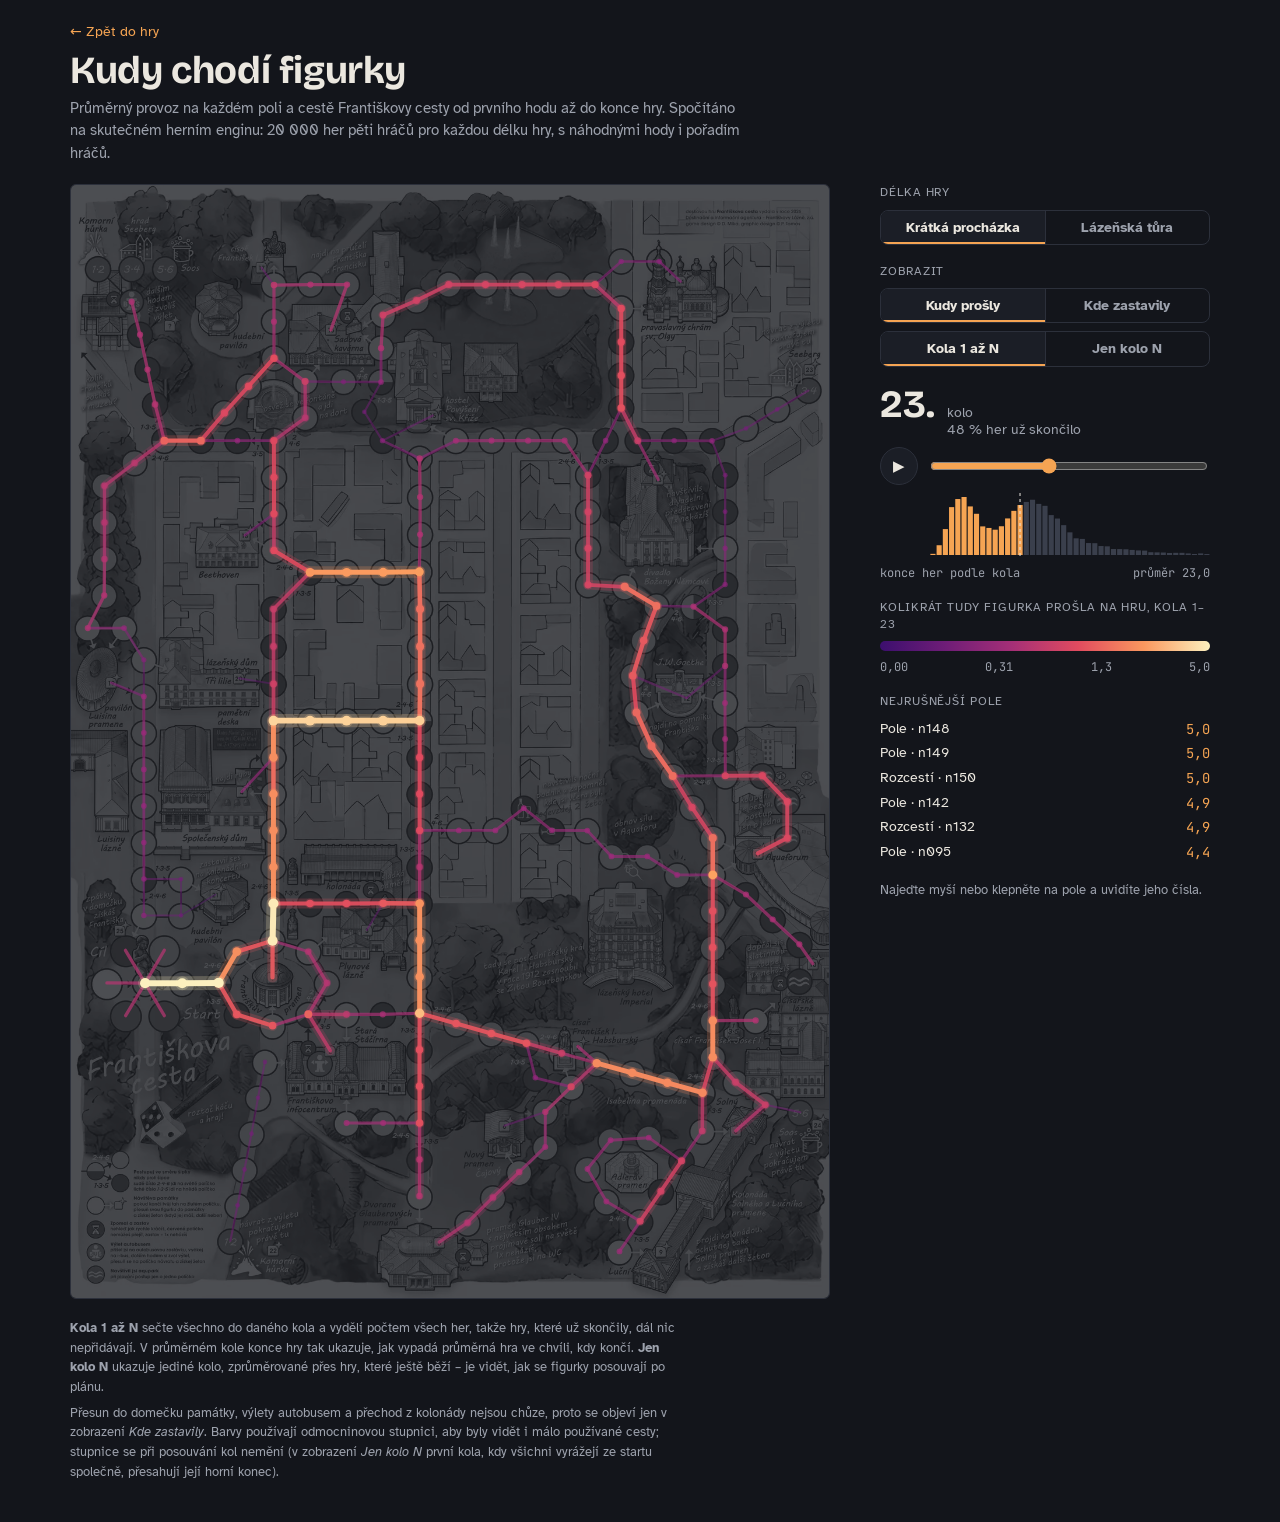
<file: heatmap/index.html>
<!doctype html>
<html lang="cs">
<head>
<meta charset="utf-8">
<meta name="viewport" content="width=device-width, initial-scale=1, viewport-fit=cover">
<meta name="color-scheme" content="dark">
<title>Kudy chodí figurky – Františkova cesta</title>
<link rel="preconnect" href="https://fonts.googleapis.com">
<link rel="preconnect" href="https://fonts.gstatic.com" crossorigin>
<link rel="stylesheet" href="https://fonts.googleapis.com/css2?family=Bricolage+Grotesque:opsz,wght@12..96,500;12..96,700&family=Atkinson+Hyperlegible:wght@400;700&family=JetBrains+Mono:wght@400;600&display=swap">
<style>
/* Plocha jako noční mapa vlevo, ovládání v lepivém sloupci vpravo; na telefonu pod sebou. */
:root {
  --bg: #13151b;
  --panel: #1b1e26;
  --line: #2c303b;
  --fg: #ebe7df;
  --muted: #9da2ad;
  --accent: #f5a453;
  --font-display: 'Bricolage Grotesque', 'Segoe UI', system-ui, sans-serif;
  --font-body: 'Atkinson Hyperlegible', 'Segoe UI', system-ui, sans-serif;
  --font-data: 'JetBrains Mono', ui-monospace, Consolas, monospace;
  color-scheme: dark;
}
* { box-sizing: border-box; }
[hidden] { display: none !important; }
html { padding-top: env(safe-area-inset-top, 0px); padding-bottom: env(safe-area-inset-bottom, 0px); background: var(--bg); }
body {
  margin: 0;
  background: var(--bg);
  color: var(--fg);
  font: 15px/1.5 var(--font-body);
  padding-left: max(16px, env(safe-area-inset-left, 0px));
  padding-right: max(16px, env(safe-area-inset-right, 0px));
  padding-block: 20px 40px;
}
a { color: var(--accent); }
.wrap { max-width: 1140px; margin: 0 auto; display: grid; gap: 20px; }
.back { font-size: 0.88rem; text-decoration: none; }
.back:hover { text-decoration: underline; }
header h1 {
  font: 700 clamp(1.6rem, 3.6vw, 2.4rem)/1.1 var(--font-display);
  margin: 6px 0 6px;
  text-wrap: balance;
  letter-spacing: -0.01em;
}
header p { margin: 0; color: var(--muted); max-width: 68ch; }
.layout { display: grid; grid-template-columns: minmax(0, 1fr) 330px; gap: 24px; align-items: start; }
@media (max-width: 860px) { .layout { grid-template-columns: minmax(0, 1fr); } .side { position: static !important; } }
.board { position: relative; width: 100%; max-width: 760px; aspect-ratio: 1190.55 / 1746.14; border-radius: 6px; overflow: hidden; background: var(--panel); border: 1px solid var(--line); }
.board canvas { position: absolute; inset: 0; width: 100%; height: 100%; touch-action: pan-y; }
.side { position: sticky; top: calc(env(safe-area-inset-top, 0px) + 16px); display: grid; gap: 18px; min-width: 0; }
.group { display: grid; gap: 8px; }
.label { font-size: 0.72rem; text-transform: uppercase; letter-spacing: 0.08em; color: var(--muted); }
.seg { display: flex; border: 1px solid var(--line); border-radius: 8px; overflow: hidden; }
.seg button {
  flex: 1; min-width: 0; padding: 8px 6px; border: 0; background: transparent; color: var(--muted);
  font: 600 0.9rem/1.2 var(--font-body); cursor: pointer;
}
.seg button + button { border-left: 1px solid var(--line); }
.seg button[aria-pressed="true"] { background: var(--panel); color: var(--fg); box-shadow: inset 0 -2px 0 var(--accent); }
.seg button:focus-visible, .play:focus-visible, input[type=range]:focus-visible { outline: 2px solid var(--accent); outline-offset: 2px; }
.round { display: flex; align-items: baseline; gap: 12px; }
.round strong { font: 700 2.4rem/1 var(--font-display); }
.round span { color: var(--muted); font-size: 0.85rem; line-height: 1.3; }
.scrub { display: flex; gap: 10px; align-items: center; }
.play {
  width: 38px; height: 38px; flex: none; border-radius: 50%; border: 1px solid var(--line);
  background: var(--panel); color: var(--fg); cursor: pointer; font-size: 0.95rem;
}
input[type=range] { flex: 1; min-width: 0; accent-color: var(--accent); }
.hist { width: 100%; height: 64px; display: block; }
.hist-cap { display: flex; justify-content: space-between; gap: 10px; font: 0.75rem var(--font-data); color: var(--muted); }
.legend-bar { height: 10px; border-radius: 5px; }
.legend-ticks { display: flex; justify-content: space-between; font: 0.75rem var(--font-data); color: var(--muted); font-variant-numeric: tabular-nums; }
.note { font-size: 0.82rem; color: var(--muted); margin: 0; }
.top { list-style: none; margin: 0; padding: 0; display: grid; gap: 4px; }
.top li { display: grid; grid-template-columns: minmax(0, 1fr) auto; gap: 10px; font-size: 0.86rem; }
.top li span:first-child { overflow: hidden; text-overflow: ellipsis; white-space: nowrap; }
.top li span:last-child { font-family: var(--font-data); font-variant-numeric: tabular-nums; color: var(--accent); }
.tip {
  position: absolute; pointer-events: none; background: rgba(19, 21, 27, 0.94); border: 1px solid var(--line);
  border-radius: 6px; padding: 7px 9px; font-size: 0.8rem; max-width: 230px; line-height: 1.35;
}
.tip b { display: block; font-size: 0.85rem; }
.tip .v { font-family: var(--font-data); color: var(--accent); }
footer { color: var(--muted); font-size: 0.82rem; max-width: 76ch; display: grid; gap: 6px; }
footer p { margin: 0; }
</style>
</head>
<body>
<div class="wrap">
  <header>
    <a class="back" href="../">← Zpět do hry</a>
    <h1>Kudy chodí figurky</h1>
    <p>Průměrný provoz na každém poli a cestě Františkovy cesty od prvního hodu až do konce hry. Spočítáno na skutečném herním enginu: 20 000 her pěti hráčů pro každou délku hry, s náhodnými hody i pořadím hráčů.</p>
  </header>

  <div class="layout">
    <div class="board" id="board">
      <canvas id="cv" aria-label="Heatmapa herní plochy"></canvas>
      <div class="tip" id="tip" hidden></div>
    </div>

    <aside class="side">
      <div class="group">
        <span class="label">Délka hry</span>
        <div class="seg" id="mode">
          <button id="m-short" data-v="short" aria-pressed="true">Krátká procházka</button>
          <button id="m-long" data-v="long" aria-pressed="false">Lázeňská tůra</button>
        </div>
      </div>
      <div class="group">
        <span class="label">Zobrazit</span>
        <div class="seg" id="layer">
          <button id="l-walk" data-v="walk" aria-pressed="true">Kudy prošly</button>
          <button id="l-stop" data-v="stop" aria-pressed="false">Kde zastavily</button>
        </div>
        <div class="seg" id="view">
          <button id="v-cum" data-v="cum" aria-pressed="true">Kola 1 až N</button>
          <button id="v-one" data-v="one" aria-pressed="false">Jen kolo N</button>
        </div>
      </div>

      <div class="group">
        <div class="round"><strong id="r-num">23</strong><span id="r-text"></span></div>
        <div class="scrub">
          <button class="play" id="play" aria-label="Přehrát kola">▶</button>
          <input type="range" id="slider" min="1" max="40" value="23" aria-label="Kolo">
        </div>
        <svg class="hist" id="hist" viewBox="0 0 300 64" preserveAspectRatio="none" aria-hidden="true"></svg>
        <div class="hist-cap"><span>konce her podle kola</span><span id="avg"></span></div>
      </div>

      <div class="group">
        <span class="label" id="legend-label"></span>
        <div class="legend-bar" id="legend-bar"></div>
        <div class="legend-ticks" id="legend-ticks"></div>
      </div>

      <div class="group">
        <span class="label">Nejrušnější pole</span>
        <ol class="top" id="top"></ol>
      </div>
      <p class="note">Najeďte myší nebo klepněte na pole a uvidíte jeho čísla.</p>
    </aside>
  </div>

  <footer>
    <p><b>Kola 1 až N</b> sečte všechno do daného kola a vydělí počtem všech her, takže hry, které už skončily, dál nic nepřidávají. V průměrném kole konce hry tak ukazuje, jak vypadá průměrná hra ve chvíli, kdy končí. <b>Jen kolo N</b> ukazuje jediné kolo, zprůměrované přes hry, které ještě běží – je vidět, jak se figurky posouvají po plánu.</p>
    <p>Přesun do domečku památky, výlety autobusem a přechod z kolonády nejsou chůze, proto se objeví jen v zobrazení <i>Kde zastavily</i>. Barvy používají odmocninovou stupnici, aby byly vidět i málo používané cesty; stupnice se při posouvání kol nemění (v zobrazení <i>Jen kolo N</i> první kola, kdy všichni vyrážejí ze startu společně, přesahují její horní konec).</p>
  </footer>
</div>

<script>
const TYPE_NAME = {
  'normal-light': 'Pole', 'normal-brown': 'Pole', fork: 'Rozcestí', yellow: 'Žluté pole', monument: 'Domeček památky',
  stop: 'Červené pole (zastav)', 'skip-turn': 'Pole „1x neházíš“', bus: 'Autobusová zastávka', 'trip-return': 'Návrat z výletu',
  aqua: 'Aquapark', 'lose-tokens': 'Noční podnik', jump: 'Skok', start: 'Start', finish: 'Domeček (cíl)',
};
// Teplotní škála: tmavě fialová → purpurová → korálová → světle zlatá.
const STOPS = [[0, [60, 15, 110]], [0.35, [150, 40, 125]], [0.6, [225, 75, 95]], [0.82, [252, 160, 95]], [1, [252, 240, 190]]];
function ramp(t) {
  t = Math.max(0, Math.min(1, t));
  for (let i = 1; i < STOPS.length; i++) {
    if (t <= STOPS[i][0]) {
      const [a, ca] = STOPS[i - 1], [b, cb] = STOPS[i], k = (t - a) / (b - a);
      return ca.map((c, j) => Math.round(c + (cb[j] - c) * k));
    }
  }
  return STOPS[STOPS.length - 1][1];
}
const fmt = (x) => (x >= 10 ? x.toFixed(0) : x >= 1 ? x.toFixed(1) : x.toFixed(2)).replace('.', ',');

fetch('data.json').then((r) => r.json()).then(start);

function start(DATA) {
  const W = DATA.meta.width, H = DATA.meta.height;
  const nodes = DATA.nodes;
  const nodeName = (n) => {
    if (n.m) return `${n.type === 'yellow' ? 'Žluté pole' : 'Domeček'} ${n.m} · ${DATA.monuments[n.m]}`;
    return `${TYPE_NAME[n.type] || 'Pole'} · ${n.id}`;
  };
  document.getElementById('legend-bar').style.background =
    `linear-gradient(90deg, ${[0, 0.2, 0.4, 0.6, 0.8, 1].map((t) => `rgb(${ramp(t)}) ${t * 100}%`).join(', ')})`;

  // Pro každou délku hry: součty po kolech a pevná maxima stupnice.
  const nodeIdx = new Map(nodes.map((n, i) => [n.id, i]));
  function prepare(d) {
    const R = d.walk.length;
    let shown = R;
    while (shown > 1 && d.alive[shown - 1] < d.games * 0.005) shown--;
    const cum = (rows) => {
      const out = [];
      let acc = new Float64Array(rows[0].length);
      for (const row of rows) { acc = acc.map((v, i) => v + row[i]); out.push(acc); }
      return out;
    };
    const prep = { ...d, shown, cumWalk: cum(d.walk), cumStop: cum(d.stop), cumEdge: cum(d.edgeWalk),
      edgeIx: d.edges.map(([a, b]) => [nodeIdx.get(a), nodeIdx.get(b)]) };
    const maxOf = (rows, div) => Math.max(...rows.slice(0, shown).map((row, r) => Math.max(...row) / div(r)));
    // Jen kolo N: první kola (všichni vyrážejí ze startu) by stupnici přebila, proto medián maxim.
    const medianOf = (rows, div) => {
      const m = rows.slice(0, shown).map((row, r) => Math.max(...row) / div(r)).sort((a, b) => a - b);
      return m[Math.floor(m.length / 2)];
    };
    prep.max = {
      cum: { walk: Math.max(maxOf(prep.cumWalk, () => d.games), maxOf(prep.cumEdge, () => d.games)), stop: maxOf(prep.cumStop, () => d.games) },
      one: { walk: Math.max(medianOf(d.walk, (r) => d.alive[r]), medianOf(d.edgeWalk, (r) => d.alive[r])), stop: medianOf(d.stop, (r) => d.alive[r]) },
    };
    return prep;
  }
  const MODES = { short: prepare(DATA.short), long: prepare(DATA.long) };
  const state = { mode: 'short', layer: 'walk', view: 'cum', round: Math.round(MODES.short.avgEnd) };

  const cv = document.getElementById('cv'), ctx = cv.getContext('2d');
  const img = new Image();
  img.src = 'board.webp';
  img.onload = draw;

  function values() {
    const d = MODES[state.mode], r = state.round - 1;
    const div = state.view === 'cum' ? d.games : Math.max(1, d.alive[r]);
    const pick = (cumRows, rows) => (state.view === 'cum' ? cumRows[r] : rows[r]);
    return {
      d, div,
      walk: pick(d.cumWalk, d.walk),
      stop: pick(d.cumStop, d.stop),
      edge: pick(d.cumEdge, d.edgeWalk),
      max: d.max[state.view][state.layer],
    };
  }

  function draw() {
    const box = cv.getBoundingClientRect();
    const dpr = Math.min(2, window.devicePixelRatio || 1);
    cv.width = Math.round(box.width * dpr);
    cv.height = Math.round(box.height * dpr);
    const s = cv.width / W;
    ctx.setTransform(1, 0, 0, 1, 0, 0);
    ctx.fillStyle = '#13151b';
    ctx.fillRect(0, 0, cv.width, cv.height);
    if (img.complete && img.naturalWidth) {
      ctx.globalAlpha = 0.42;
      ctx.drawImage(img, 0, 0, cv.width, cv.height);
      ctx.globalAlpha = 1;
    }
    ctx.fillStyle = 'rgba(19, 21, 27, 0.35)';
    ctx.fillRect(0, 0, cv.width, cv.height);
    ctx.setTransform(s, 0, 0, s, 0, 0);
    ctx.lineCap = 'round';

    const v = values();
    const t = (x) => Math.sqrt(Math.max(0, x / v.div) / v.max);
    const walkLayer = state.layer === 'walk';

    // Cesty.
    const order = v.d.edgeIx.map((_, e) => e).sort((a, b) => v.edge[a] - v.edge[b]);
    for (const e of order) {
      const [a, b] = v.d.edgeIx[e];
      const na = nodes[a], nb = nodes[b];
      const k = t(v.edge[e]);
      if (!walkLayer) {
        ctx.strokeStyle = 'rgba(235, 231, 223, 0.10)';
        ctx.lineWidth = 2;
      } else {
        if (k < 0.02) continue;
        const [r, g, bl] = ramp(k);
        if (k > 0.45) {
          ctx.strokeStyle = `rgba(${r}, ${g}, ${bl}, 0.22)`;
          ctx.lineWidth = 6 + k * 16;
          ctx.beginPath(); ctx.moveTo(na.x, na.y); ctx.lineTo(nb.x, nb.y); ctx.stroke();
        }
        ctx.strokeStyle = `rgba(${r}, ${g}, ${bl}, ${Math.min(1, 0.25 + k * 1.1)})`;
        ctx.lineWidth = 1.6 + k * 8;
      }
      ctx.beginPath(); ctx.moveTo(na.x, na.y); ctx.lineTo(nb.x, nb.y); ctx.stroke();
    }

    // Pole.
    const vals = walkLayer ? v.walk : v.stop;
    const idx = nodes.map((_, i) => i).sort((a, b) => vals[a] - vals[b]);
    for (const i of idx) {
      const k = t(vals[i]);
      if (k < 0.02) continue;
      const n = nodes[i];
      const [r, g, bl] = ramp(k);
      const rad = walkLayer ? 2.5 + k * 5.5 : 3 + k * 13;
      if (!walkLayer && k > 0.35) {
        ctx.fillStyle = `rgba(${r}, ${g}, ${bl}, 0.2)`;
        ctx.beginPath(); ctx.arc(n.x, n.y, rad * 1.9, 0, Math.PI * 2); ctx.fill();
      }
      ctx.fillStyle = `rgba(${r}, ${g}, ${bl}, ${Math.min(1, 0.35 + k)})`;
      ctx.beginPath(); ctx.arc(n.x, n.y, rad, 0, Math.PI * 2); ctx.fill();
    }
    updatePanel(v);
  }

  function updatePanel(v) {
    const d = v.d, r = state.round;
    document.getElementById('r-num').textContent = `${r}.`;
    const ended = 1 - d.alive[r - 1] / d.games;
    document.getElementById('r-text').innerHTML = `kolo<br>${Math.round(ended * 100)} % her už skončilo`;
    document.getElementById('avg').textContent = `průměr ${d.avgEnd.toFixed(1).replace('.', ',')}`;
    const per = state.view === 'cum' ? `na hru, kola 1–${r}` : `na běžící hru, kolo ${r}`;
    document.getElementById('legend-label').textContent = (state.layer === 'walk' ? 'Kolikrát tudy figurka prošla ' : 'Kolikrát tu figurka zastavila ') + per;
    const ticks = [0, 0.25, 0.5, 1].map((k) => fmt(k * k * v.max));
    document.getElementById('legend-ticks').innerHTML = ticks.map((x) => `<span>${x}</span>`).join('');

    const vals = state.layer === 'walk' ? v.walk : v.stop;
    const top = nodes.map((n, i) => [vals[i] / v.div, n]).filter(([x, n]) => x > 0 && n.type !== 'start')
      .sort((a, b) => b[0] - a[0]).slice(0, 6);
    document.getElementById('top').innerHTML = top.map(([x, n]) => `<li><span>${nodeName(n)}</span><span>${fmt(x)}</span></li>`).join('');
    drawHist(d);
  }

  function drawHist(d) {
    const svg = document.getElementById('hist');
    const n = d.shown, bw = 300 / n, peak = Math.max(...d.ends.slice(0, n));
    let out = '';
    for (let i = 0; i < n; i++) {
      const h = (d.ends[i] / peak) * 58;
      const on = i < state.round;
      out += `<rect x="${(i * bw + 0.5).toFixed(2)}" y="${(62 - h).toFixed(2)}" width="${Math.max(0.5, bw - 1).toFixed(2)}" height="${h.toFixed(2)}" fill="${on ? '#f5a453' : '#3a3f4c'}"/>`;
    }
    const ax = ((d.avgEnd - 0.5) / n) * 300;
    out += `<line x1="${ax.toFixed(1)}" x2="${ax.toFixed(1)}" y1="0" y2="64" stroke="#ebe7df" stroke-width="1" stroke-dasharray="3 3" vector-effect="non-scaling-stroke"/>`;
    svg.innerHTML = out;
  }

  // Ovládání.
  const slider = document.getElementById('slider');
  function syncSlider() {
    const d = MODES[state.mode];
    slider.max = d.shown;
    state.round = Math.min(state.round, d.shown);
    slider.value = state.round;
  }
  function bindSeg(id, key, after) {
    const seg = document.getElementById(id);
    seg.addEventListener('click', (e) => {
      const b = e.target.closest('button');
      if (!b) return;
      state[key] = b.dataset.v;
      for (const x of seg.querySelectorAll('button')) x.setAttribute('aria-pressed', String(x === b));
      if (after) after();
      draw();
    });
  }
  bindSeg('mode', 'mode', () => { state.round = Math.round(MODES[state.mode].avgEnd); syncSlider(); });
  bindSeg('layer', 'layer');
  bindSeg('view', 'view');
  slider.addEventListener('input', () => { state.round = +slider.value; draw(); });

  let timer = null;
  const playBtn = document.getElementById('play');
  function stop() { clearInterval(timer); timer = null; playBtn.textContent = '▶'; playBtn.setAttribute('aria-label', 'Přehrát kola'); }
  playBtn.addEventListener('click', () => {
    if (timer) return stop();
    if (state.round >= MODES[state.mode].shown) state.round = 1;
    playBtn.textContent = '❚❚';
    playBtn.setAttribute('aria-label', 'Pozastavit');
    timer = setInterval(() => {
      if (state.round >= MODES[state.mode].shown) return stop();
      state.round++;
      slider.value = state.round;
      draw();
    }, 320);
  });

  // Popisek pole.
  const tip = document.getElementById('tip');
  const boardEl = document.getElementById('board');
  function showTip(ev) {
    const box = cv.getBoundingClientRect();
    const px = ((ev.clientX - box.left) / box.width) * W, py = ((ev.clientY - box.top) / box.height) * H;
    let best = -1, bd = 16;
    nodes.forEach((n, i) => { const dd = Math.hypot(n.x - px, n.y - py); if (dd < bd) { bd = dd; best = i; } });
    if (best < 0) { tip.hidden = true; return; }
    const v = values(), n = nodes[best];
    const label = n.label && !n.m ? `<div>${n.label}</div>` : '';
    tip.innerHTML = `<b>${nodeName(n)}</b>${label}` +
      `<div>prošlo <span class="v">${fmt(v.walk[best] / v.div)}</span> · zastavilo <span class="v">${fmt(v.stop[best] / v.div)}</span></div>`;
    tip.hidden = false;
    const bx = ev.clientX - box.left, by = ev.clientY - box.top;
    const left = Math.min(bx + 14, box.width - tip.offsetWidth - 6);
    const top = by + 14 + tip.offsetHeight > box.height ? by - tip.offsetHeight - 10 : by + 14;
    tip.style.left = `${Math.max(6, left)}px`;
    tip.style.top = `${Math.max(6, top)}px`;
  }
  cv.addEventListener('pointermove', showTip);
  cv.addEventListener('pointerdown', showTip);
  cv.addEventListener('pointerleave', () => { tip.hidden = true; });

  syncSlider();
  new ResizeObserver(() => draw()).observe(boardEl);
  draw();
}
</script>
</body>
</html>
</file>
